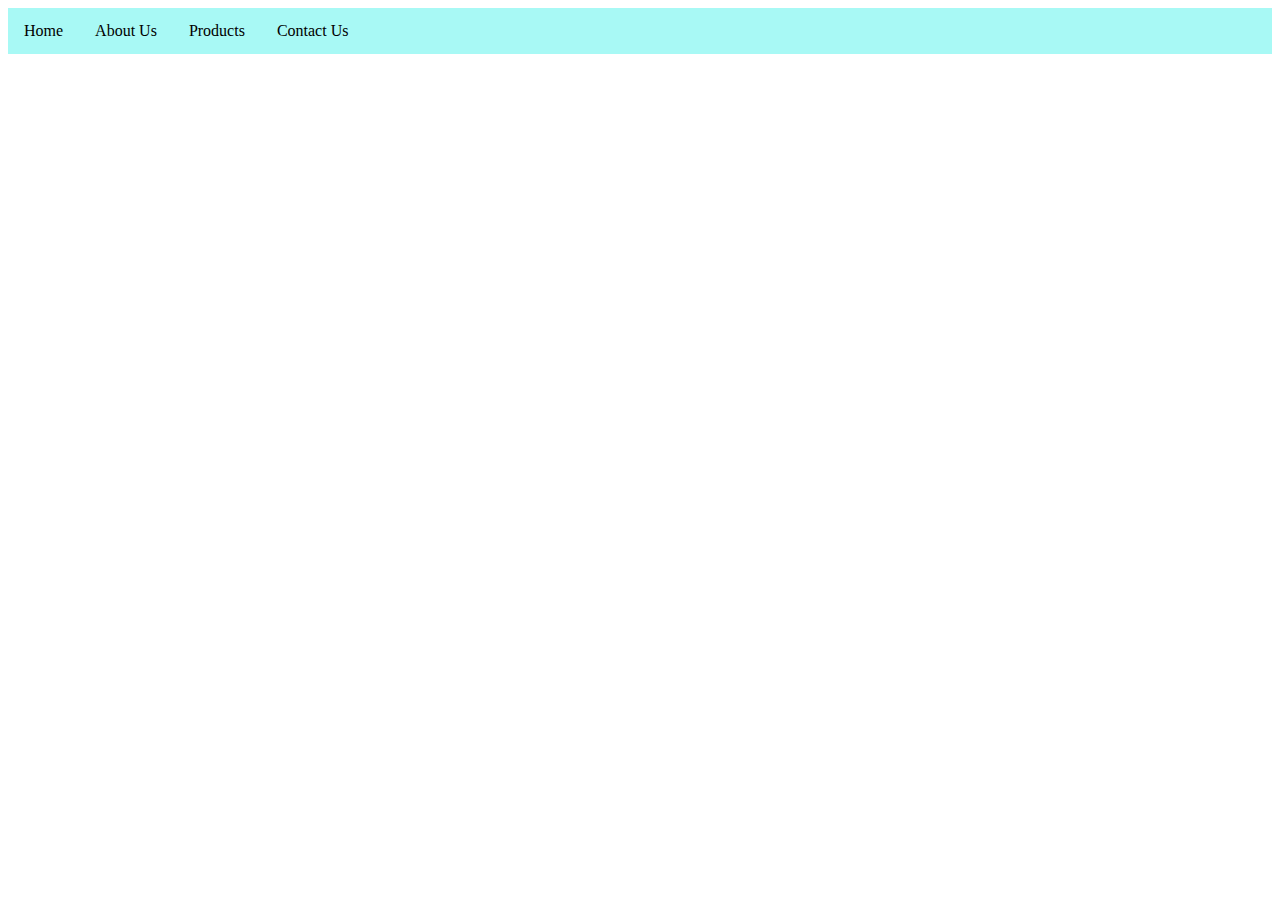
<file: task1/index.html>
<html>
  <head>
    <title>Task1</title>
    <style>
      ul {
        list-style-type: none;
        margin: 0;
        padding: 0;
        overflow: hidden;
        background-color: rgba(45, 241, 231, 0.415);
      }

      li {
        float: left;
      }

      li a {
        display: block;
        color: black;
        text-align: center;
        padding: 14px 16px;
        text-decoration: none;
      }

      li a:hover {
        background-color: #bc0808;
      }
    </style>
  </head>
  <body>
    <ul>
      <li><a class="active" href="#home">Home</a></li>
      <li><a href="#about">About Us</a></li>
      <li><a href="#products">Products</a></li>
      <li><a href="#Contact">Contact Us</a></li>
    </ul>
  </body>
</html>
</file>
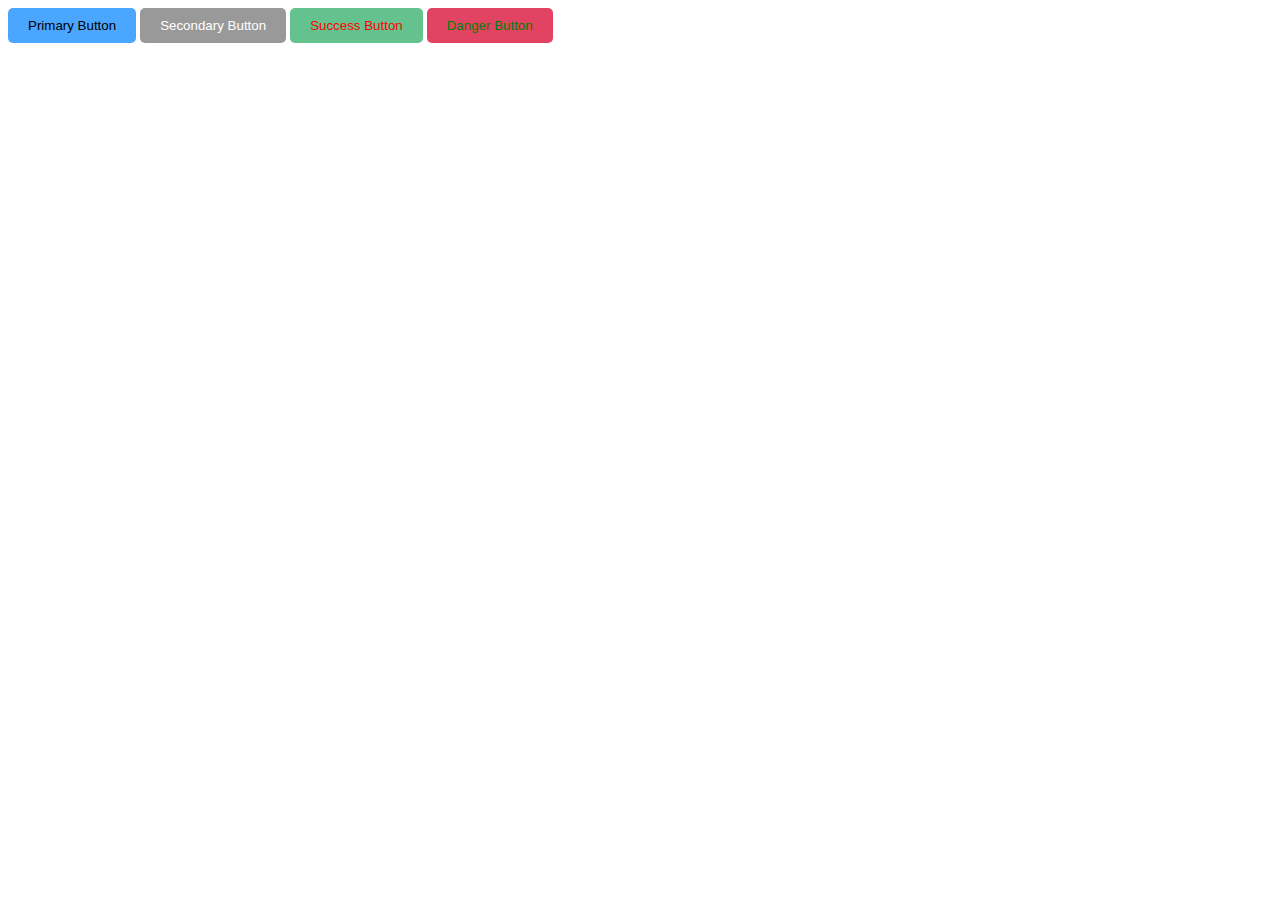
<file: Task2/index.html>
<!DOCTYPE html>
<html lang="en">
<head>
<meta charset="UTF-8">
<meta name="viewport" content="width=device-width, initial-scale=1.0">
<title>Button Styles</title>
<style>
    /* Define color shades in rgba format */
    :root {
        --blue-shade: rgba(30, 144, 255, 0.8); /* Blue */
        --gray-shade: rgba(128, 128, 128, 0.8); /* Gray */
        --green-shade: rgba(60, 179, 113, 0.8); /* Green */
        --red-shade: rgba(220, 20, 60, 0.8); /* Red */
    }

    /* Button styles */
    .button {
        display: inline-block;
        padding: 10px 20px;
        border: none;
        border-radius: 5px;
        cursor: pointer;
        transition: background-color 0.3s;
    }

    /* Primary Button */
    .primary {
        background-color: var(--blue-shade);
        color: black;
    }

    /* Secondary Button */
    .secondary {
        background-color: var(--gray-shade);
        color: white;
    }

    /* Success Button */
    .success {
        background-color: var(--green-shade);
        color:  red;
    }

    /* Danger Button */
    .danger {
        background-color: var(--red-shade);
        color: green;
    }

    /* Hover state */
    .button:hover {
        opacity: 0.9;
    }

    /* Active state */
    .button:active {
        transform: translateY(1px);
    }
</style>
</head>
<body>
    <!-- Primary Button -->
    <button class="button primary">Primary Button</button>

    <!-- Secondary Button -->
    <button class="button secondary">Secondary Button</button>

    <!-- Success Button -->
    <button class="button success">Success Button</button>

    <!-- Danger Button -->
    <button class="button danger">Danger Button</button>
</body>
</html>
</file>
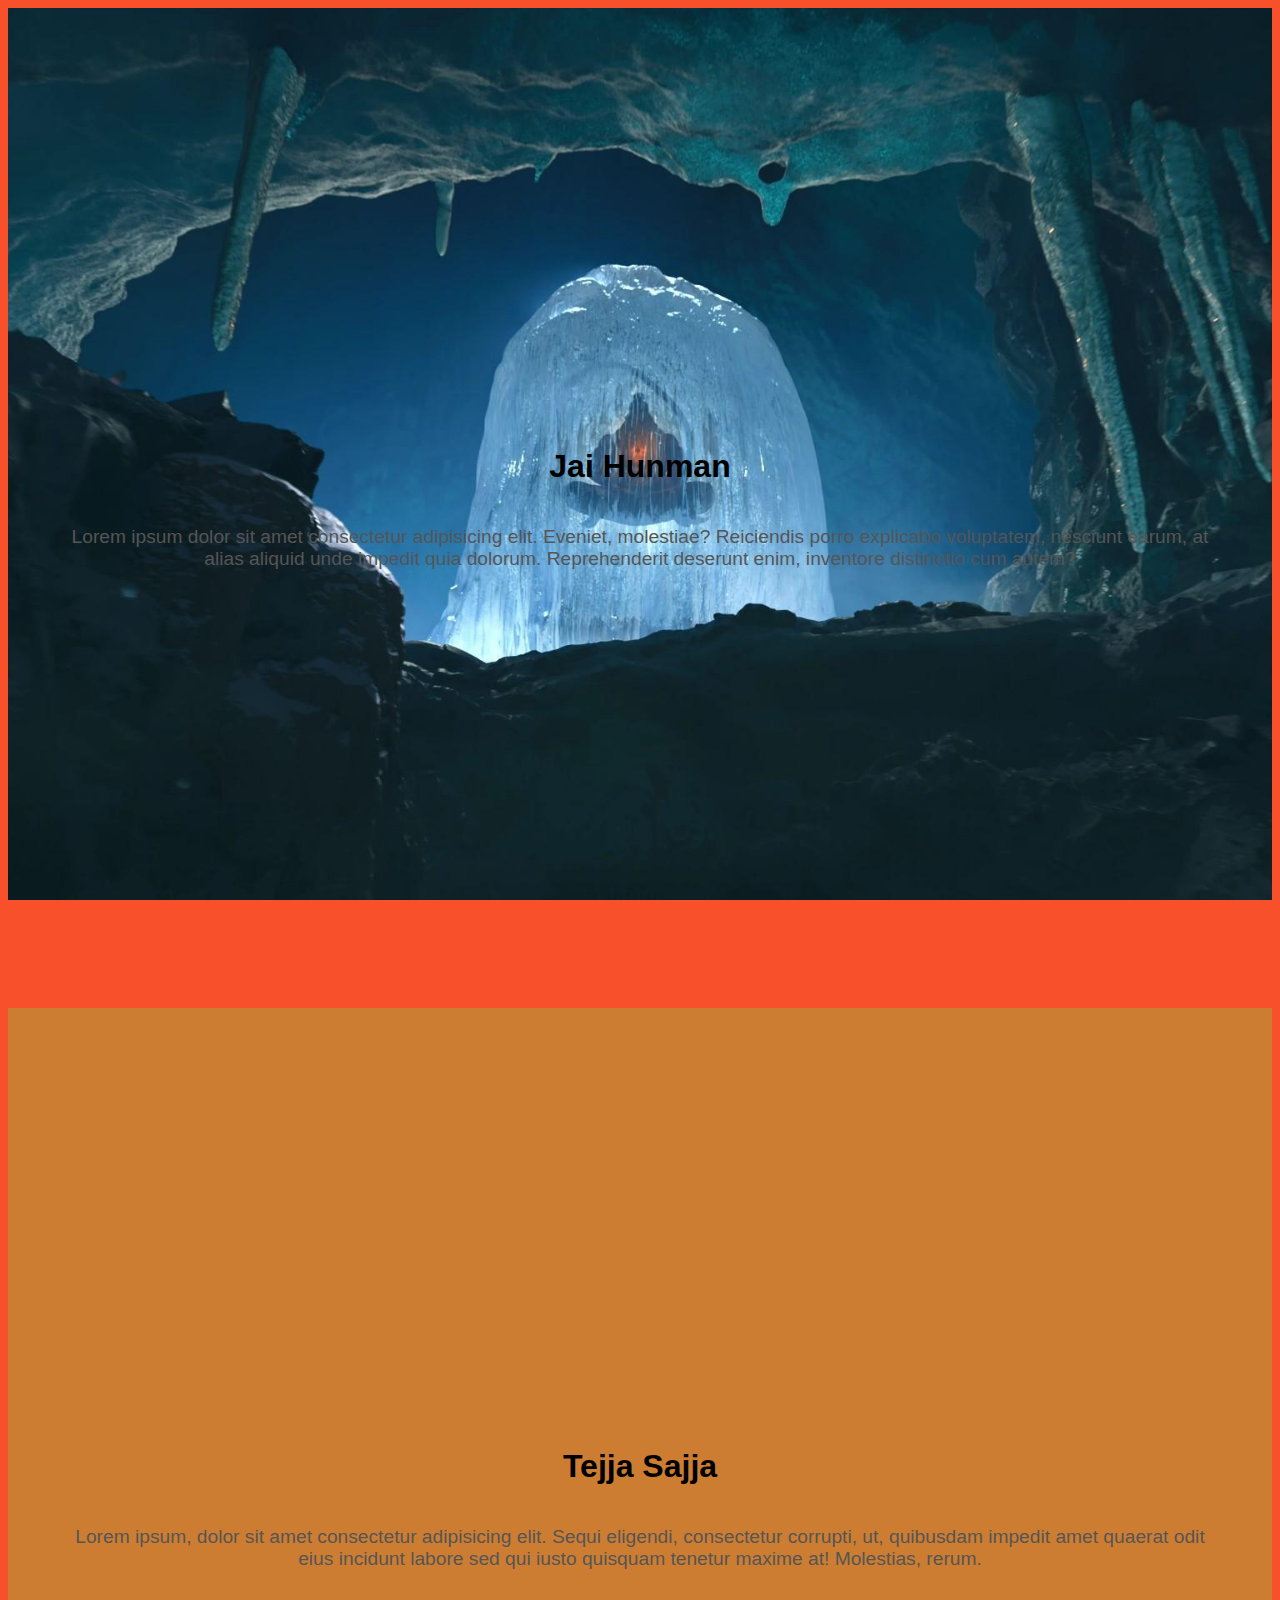
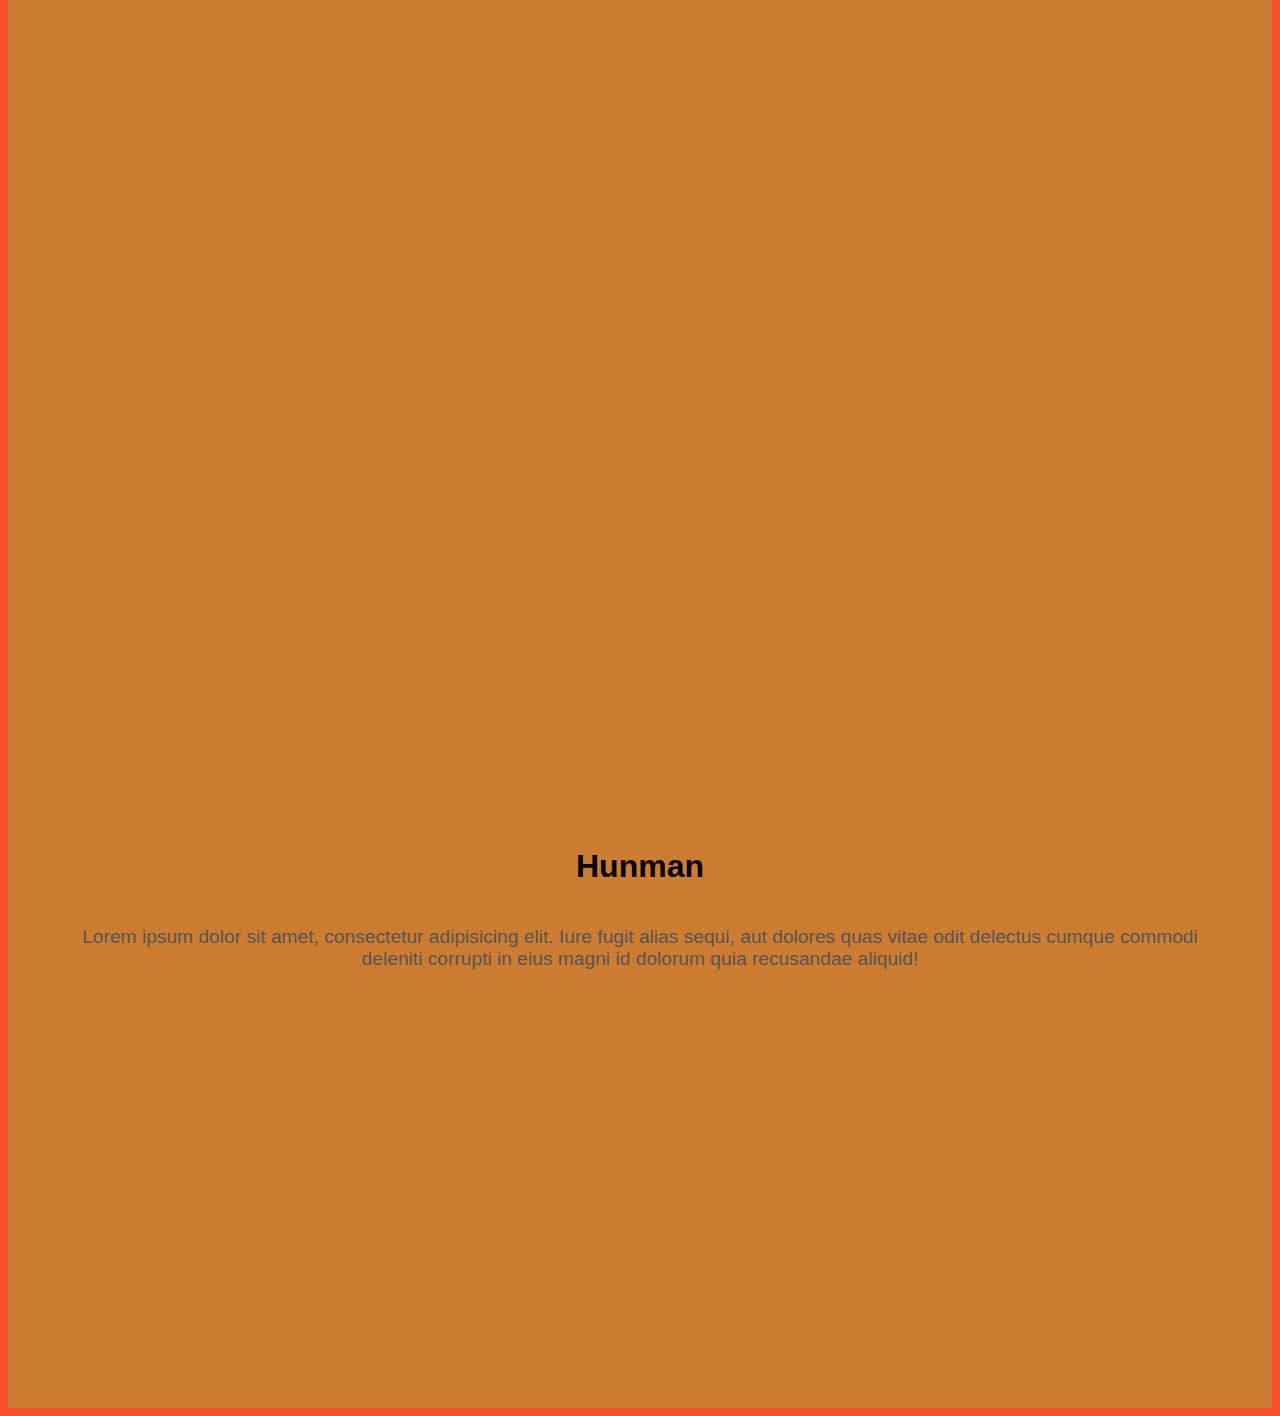
<file: task3/index.html>
<!DOCTYPE html>
<html lang="en">
<head>
<meta charset="UTF-8">
<meta name="viewport" content="width=device-width, initial-scale=1.0">
<title>Fixed Background Web Page</title>
<style>
    /* Set white shade background color */
    body {
        background-color:#f8502a;
        margin: 5;
        font-family: Arial, sans-serif;
    }

    /* Style for sections */
    .section {
        height: 100vh; /* Full viewport height */
        background-attachment: fixed; /* Background fixed */
        background-position: center;
        background-color: rgb(205, 125, 50);
        background-size: cover;
        display: flex;
        justify-content: center;
        align-items: center;
        flex-direction: column;
        text-align: center;
        padding: 50px;
    }

    /* Define background images for each section */
    #section1 {
        background-image: url(images/208642-Hanuman\ Teaser\ 5.jpg); /* Add your image path here */
    }

    #section2 {
        background-image: url(images/Teja-Sajjas-HanuMan-Movie-Review.jpg); /* Add your image path here */
    }

    #section3 {
        background-image: url(images/hanuman-movie-vfx-copy.jpg); /* Add your image path here */
    }

    /* Style for h1 text 
    h1 {
        margin-bottom: 20px;
        font-size: 2.5em;
    }*/
      /* Style for short description */
    p {
        font-size: 1.2em;
        color: #555;
    }
</style>
</head>
<body>
    <!-- Section 1 -->
    <section id="section1" class="section">
        <h1>Jai Hunman</h1>
        <p color : "black";>Lorem ipsum dolor sit amet consectetur adipisicing elit. Eveniet, molestiae? Reiciendis porro explicabo voluptatem, nesciunt earum, at alias aliquid unde impedit quia dolorum. Reprehenderit deserunt enim, inventore distinctio cum autem?</p>
    </section>

    <!-- Section 2 -->
    <section id="section2" class="section">
        <h1>Tejja Sajja</h1>
        <p>Lorem ipsum, dolor sit amet consectetur adipisicing elit. Sequi eligendi, consectetur corrupti, ut, quibusdam impedit amet quaerat odit eius incidunt labore sed qui iusto quisquam tenetur maxime at! Molestias, rerum.</p>
    </section>

    <!-- Section 3 -->
    <section id="section3" class="section">
        <h1>Hunman </h1>
        <p>Lorem ipsum dolor sit amet, consectetur adipisicing elit. Iure fugit alias sequi, aut dolores quas vitae odit delectus cumque commodi deleniti corrupti in eius magni id dolorum quia recusandae aliquid!</p>
    </section>
</body>
</html>
</file>
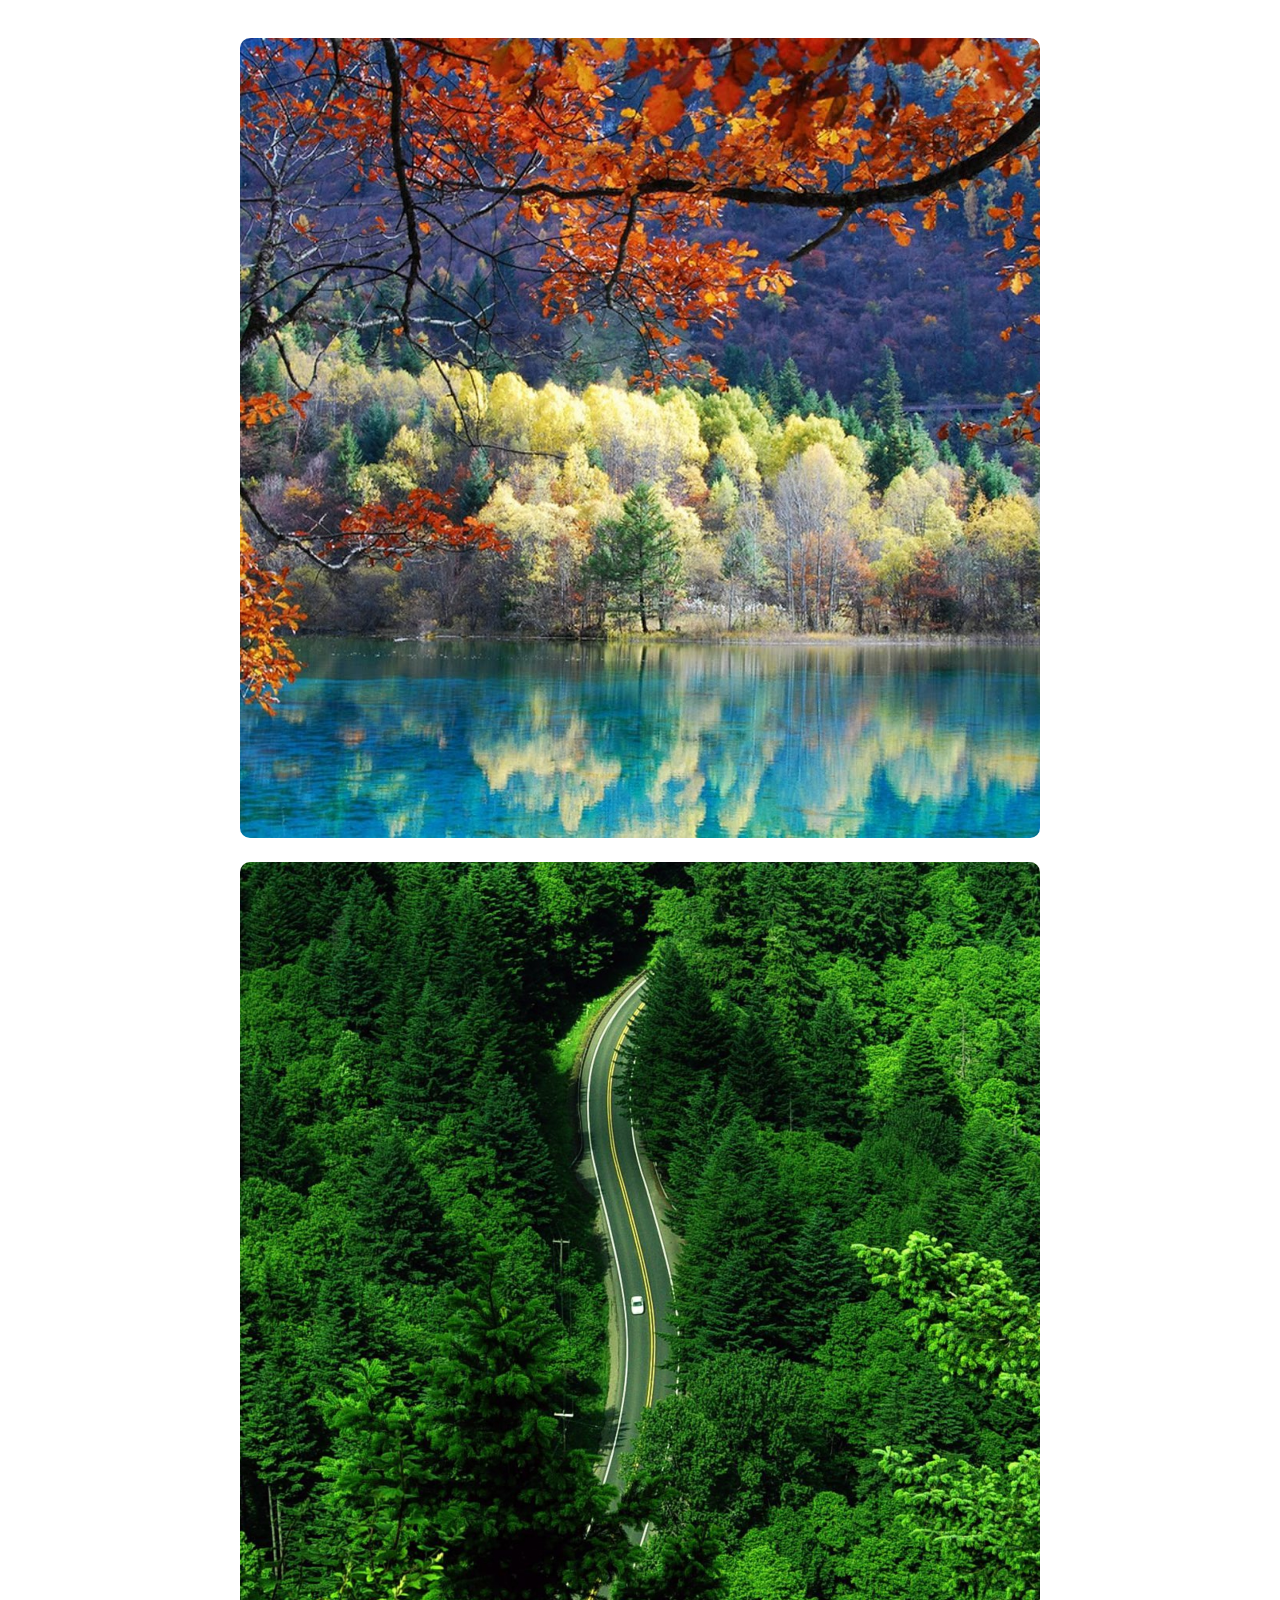
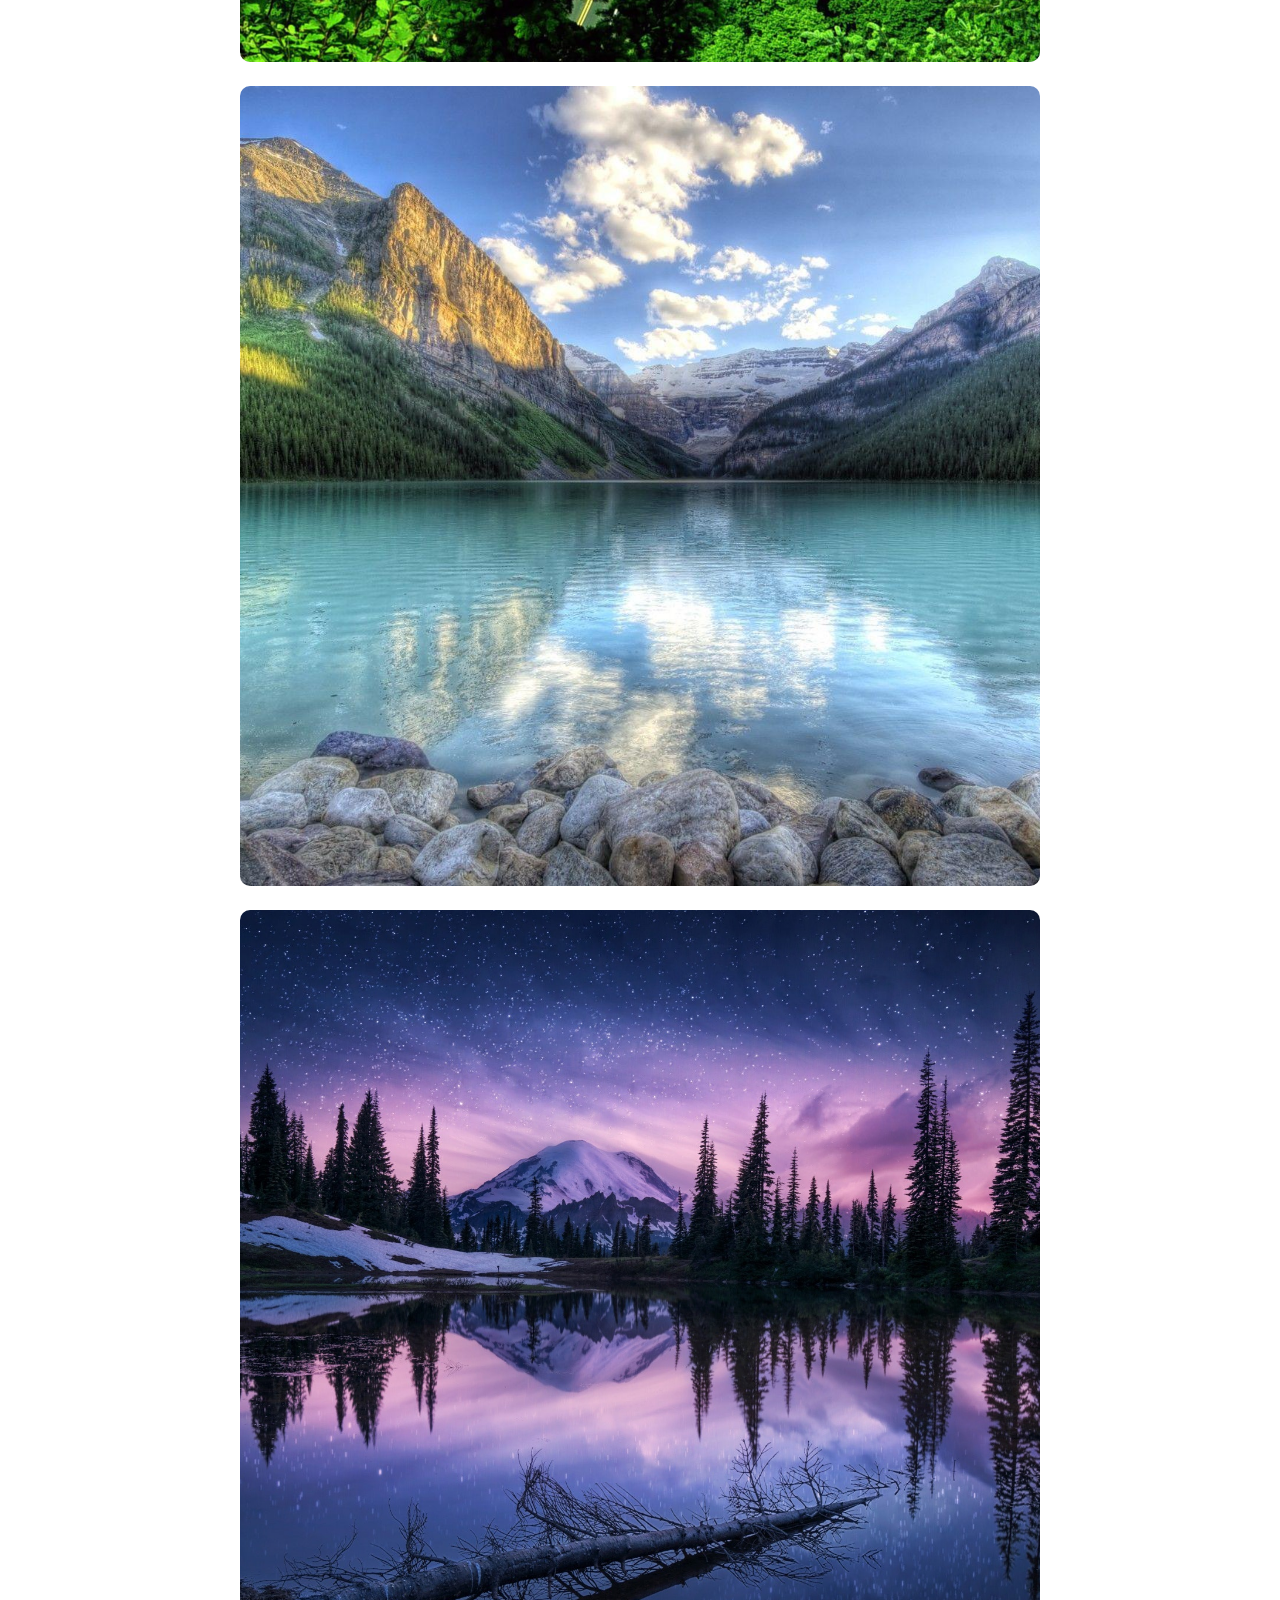
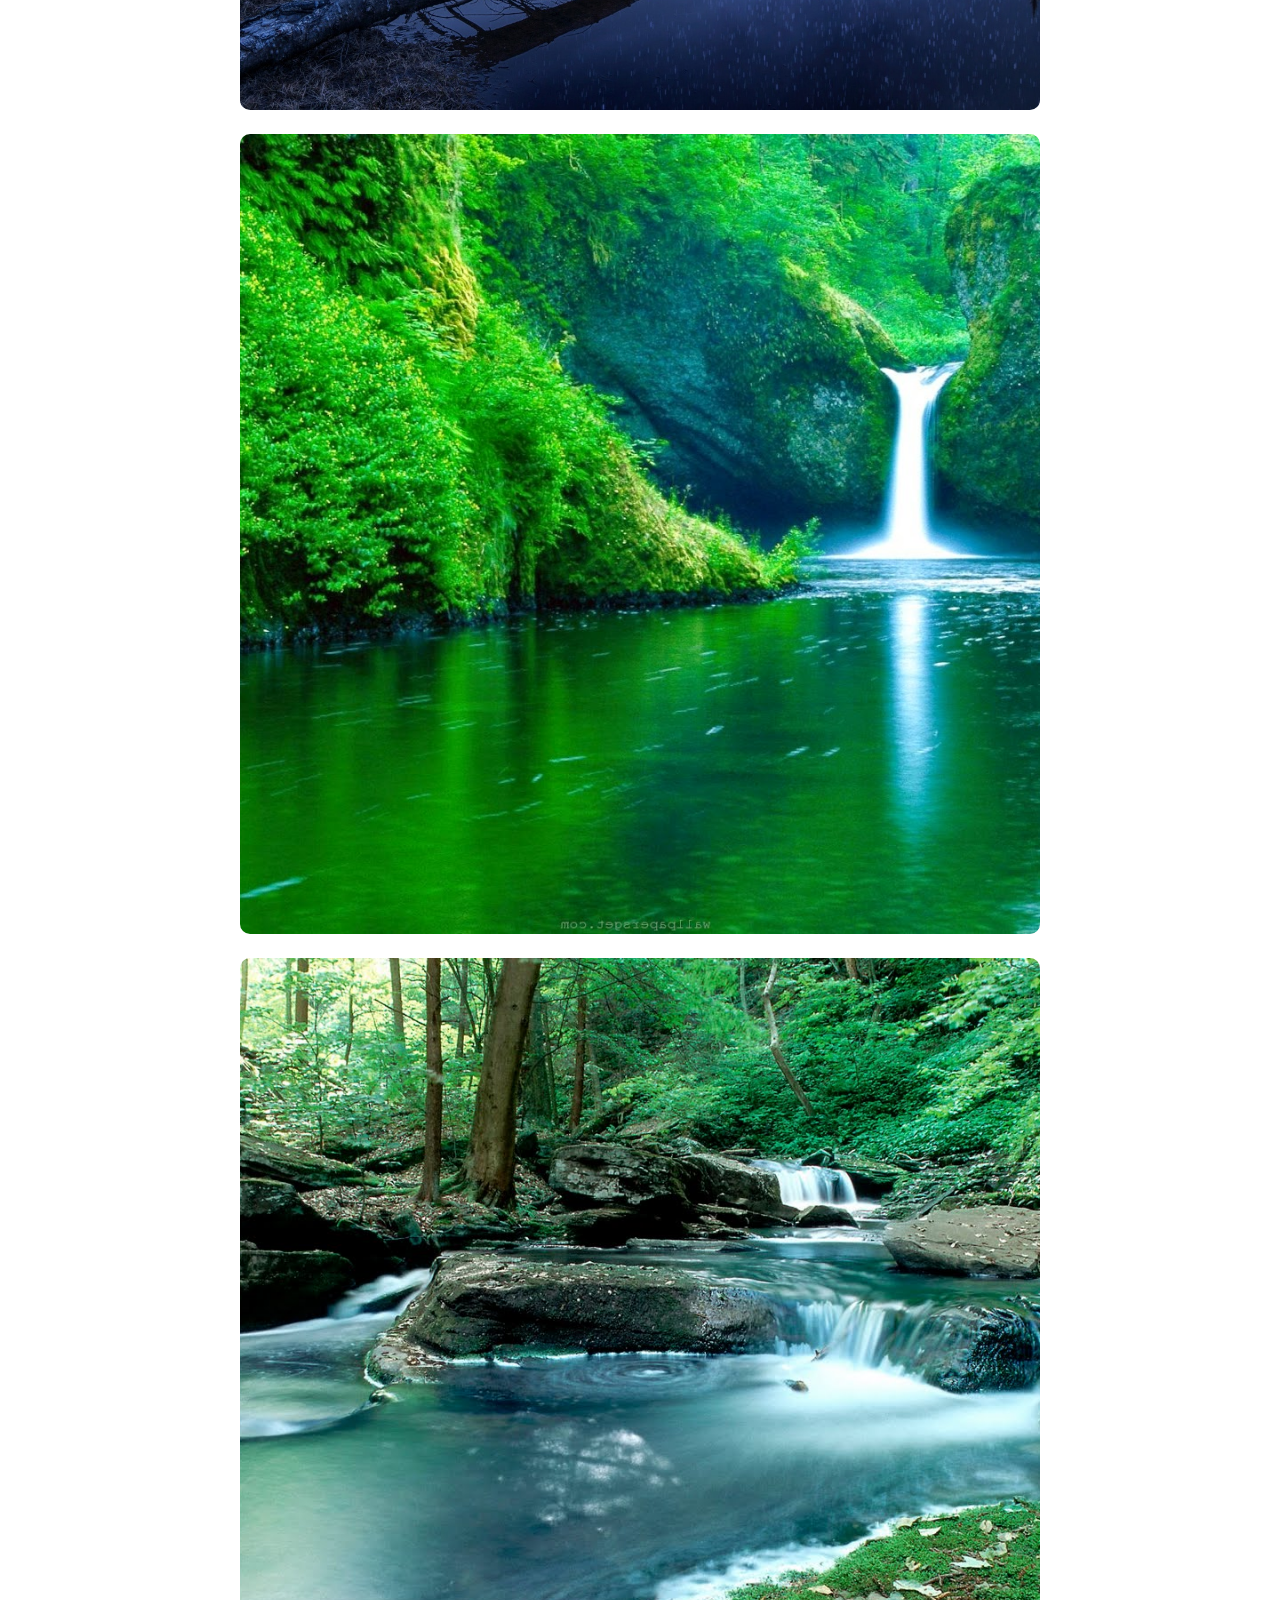
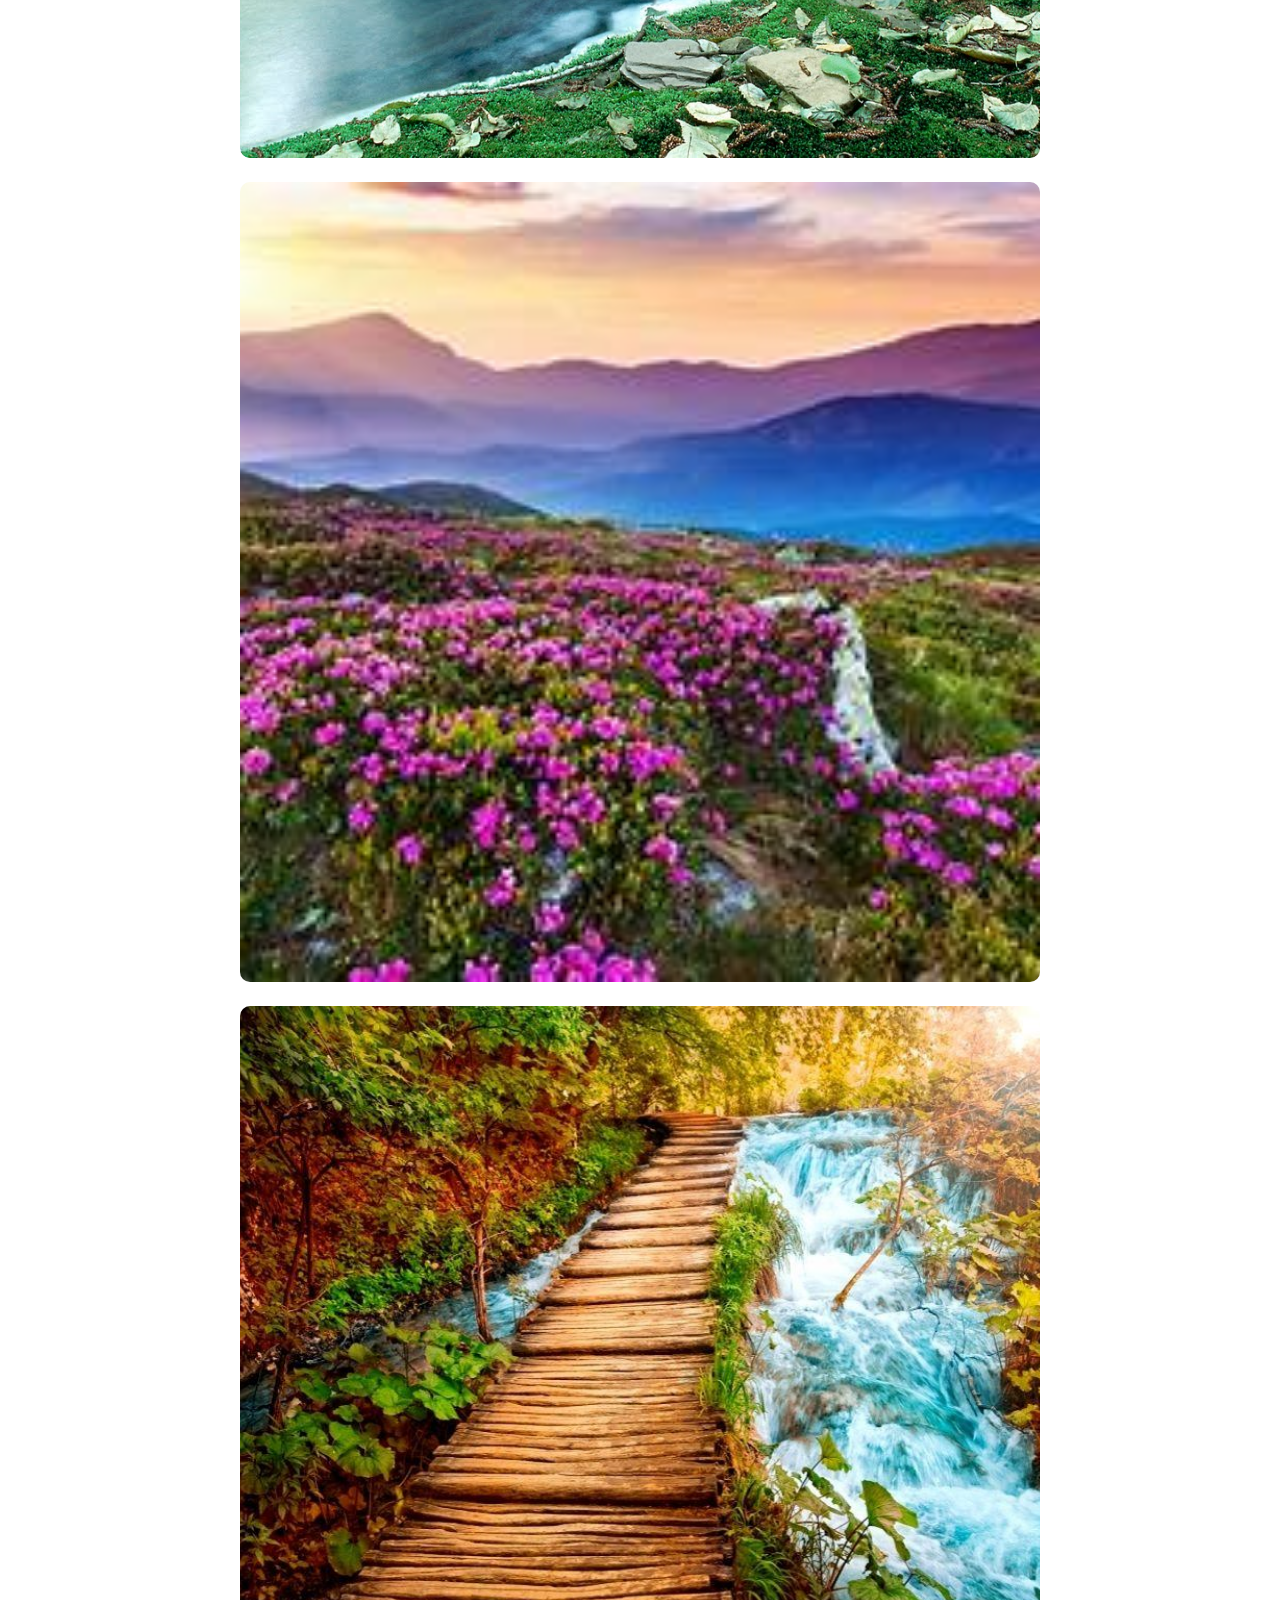
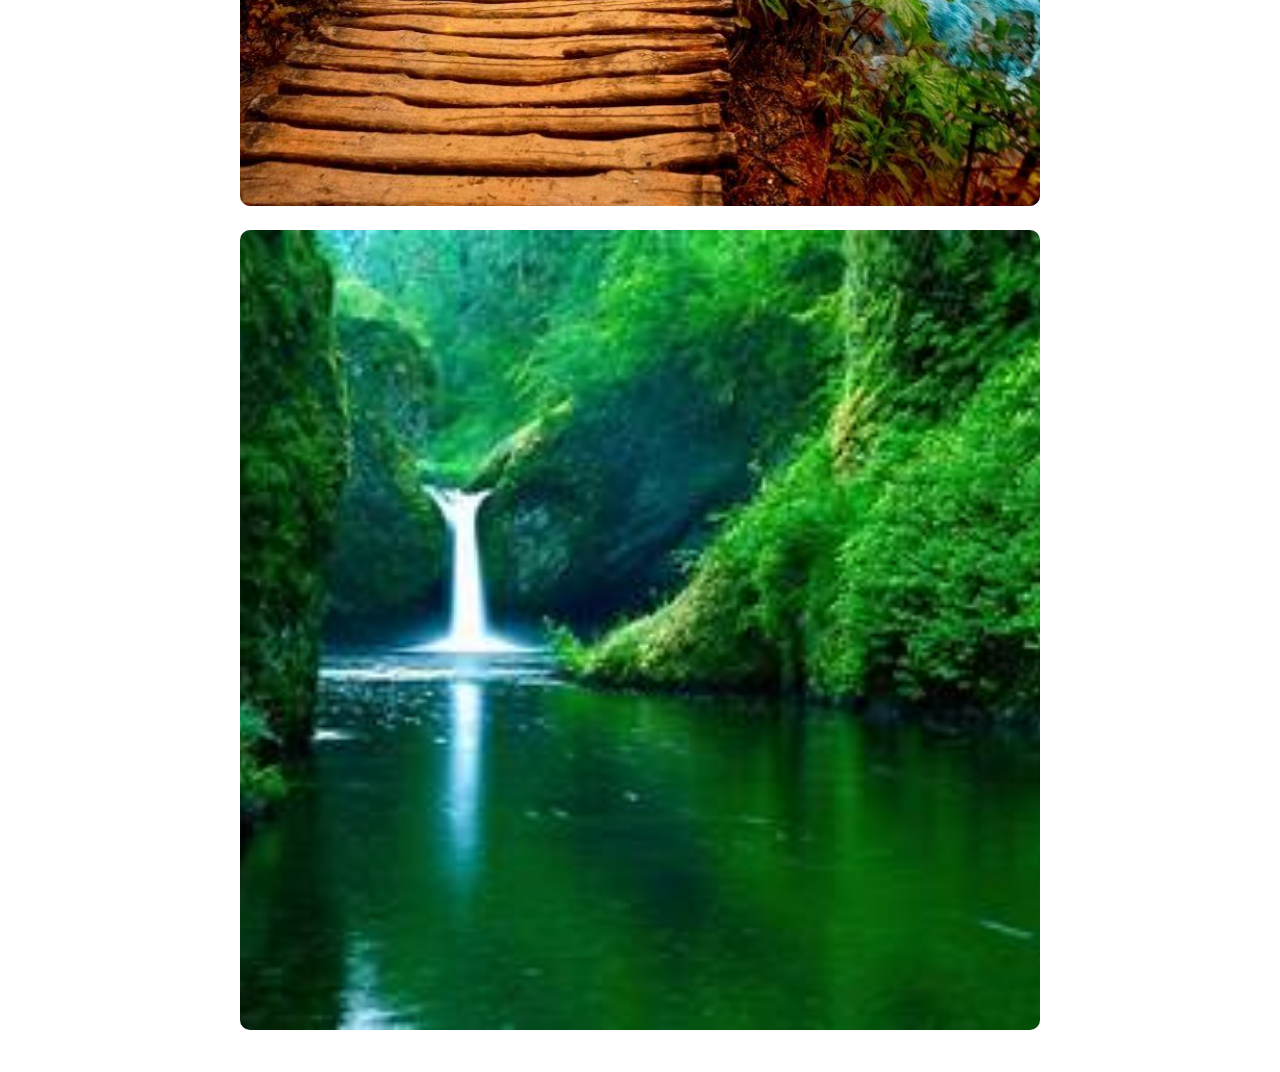
<file: task4/index.html>
<!DOCTYPE html>
<html lang="en">
<head>
<meta charset="UTF-8">
<meta name="viewport" content="width=device-width, initial-scale=1.0">
<title>Image Gallery with Hover Effect</title>
<style>
    /* Gallery container */
    .gallery {
        display: flex;
        flex-wrap: wrap;
        justify-content: center;
        padding: 20px;
    }

    /* Individual image container */
    .image-container {
        margin: 10px;
        position: relative;
    }

    /* Image styles */
    .image {
        width: 800px;
        height: 800px;
        object-fit: cover;
        border-radius: 10px;
        transition: transform 0.3s ease;
    }

    /* Hover effect */
    .image-container:hover .image {
        transform: scale(1.1);
    }

    /* Image description */
    .image-description {
        position: absolute;
        top: 50%;
        left: 50%;
        transform: translate(-50%, -50%);
        background-color: rgba(0, 0, 0, 0.7);
        color: white;
        padding: 100px;
        border-radius: 5px;
        opacity: 0;
        transition: opacity 0.3s ease;
    }

    /* Show image description on hover */
    .image-container:hover .image-description {
        opacity: 1;
    }
</style>
</head>
<body>
    <div class="gallery">
        <!-- Image 1 -->
        <div class="image-container">
            <img class="image" src="images/Beautiful Nature Reflection Landscape Wallpaper HD.jpg" alt="Image 1">
            <div class="image-description">
                <p>Lorem ipsum dolor sit, amet consectetur adipisicing elit. Pariatur repellendus quis magni blanditiis consectetur. Asperiores possimus, vero officia voluptas unde culpa aliquid modi blanditiis? Nam hic reprehenderit molestiae quo voluptatem.</p>
            </div>
        </div>

        <!-- Image 2 -->
        <div class="image-container">
            <img class="image" src="images/green-nature-19.jpg" alt="Image 2">
            <div class="image-description">
                <p>Lorem, ipsum dolor sit amet consectetur adipisicing elit. Architecto ullam sit cumque animi nihil vitae ipsam laborum autem, quos a nisi! Distinctio, quaerat molestias iste veniam totam suscipit facilis ratione.</p>
            </div>
        </div>

        <!-- Image 3 -->
        <div class="image-container">
            <img class="image" src="images/ixmt8JQ.jpg" alt="Image 3">
            <div class="image-description">
                <p>Lorem ipsum dolor sit amet consectetur adipisicing elit. Voluptatibus, at. Nesciunt quam tenetur facilis illum animi perferendis enim dolor voluptate veritatis corporis ad non nisi blanditiis, optio ut, deleniti dignissimos?</p>
            </div>
        </div>

        <!-- Image 4 -->
        <div class="image-container">
            <img class="image" src="images/lake-nature-night-reflection-r1.jpg" alt="Image 4">
            <div class="image-description">
                <p>Lorem ipsum dolor sit amet, consectetur adipisicing elit. Dicta beatae, dignissimos officiis molestias fugit laborum dolor quod deleniti, est sunt explicabo cumque tempora at consequatur tenetur mollitia nesciunt et molestiae!</p>
            </div>
        </div>

        <!-- Image 5 -->
        <div class="image-container">
            <img class="image" src="images/nature_wallpaper_07.jpg" alt="Image 5">
            <div class="image-description">
                <p>Lorem ipsum, dolor sit amet consectetur adipisicing elit. Odio sint aspernatur vitae unde cum accusamus deleniti quam ducimus dolorem, error quaerat. Asperiores, distinctio! Veritatis, harum iste praesentium necessitatibus aliquam amet.</p>
            </div>
        </div>

        <!-- Image 6 -->
        <div class="image-container">
            <img class="image" src="images/Nature-Wallpaper-Desktop-64.jpg" alt="Image 6">
            <div class="image-description">
                <p>Lorem, ipsum dolor sit amet consectetur adipisicing elit. Consectetur, voluptatum iusto? Deleniti, beatae labore consequatur veritatis voluptatem ex iste iusto ipsum vitae? Repellendus nihil cumque beatae deleniti veniam neque fugiat.</p>
            </div>
        </div>

        <!-- Image 7 -->
        <div class="image-container">
            <img class="image" src="images/th.jpeg" alt="Image 7">
            <div class="image-description">
                <p>Lorem ipsum, dolor sit amet consectetur adipisicing elit. Maxime numquam, laboriosam eveniet cumque ratione quo, voluptas aliquam nostrum quasi architecto tenetur dolor necessitatibus ipsum. Architecto deleniti alias fugiat. Magnam, maiores.</p>
            </div>
        </div>

        <!-- Image 8 -->
        <div class="image-container">
            <img class="image" src="images/wp3158676.jpg" alt="Image 8">
            <div class="image-description">
                <p>Lorem ipsum, dolor sit amet consectetur adipisicing elit. Maxime numquam, laboriosam eveniet cumque ratione quo, voluptas aliquam nostrum quasi architecto tenetur dolor necessitatibus ipsum. Architecto deleniti alias fugiat. Magnam, maiores.</p>
            </div>
        </div>

        <!-- Image 9 -->
        <div class="image-container">
            <img class="image" src="images/th (1).jpeg" alt="Image 9">
            <div class="image-description">
                <p>Lorem ipsum, dolor sit amet consectetur adipisicing elit. Maxime numquam, laboriosam eveniet cumque ratione quo, voluptas aliquam nostrum quasi architecto tenetur dolor necessitatibus ipsum. Architecto deleniti alias fugiat. Magnam, maiores.</label></p>
            </div>
        </div>
    </div>
</body>
</html>
</file>
